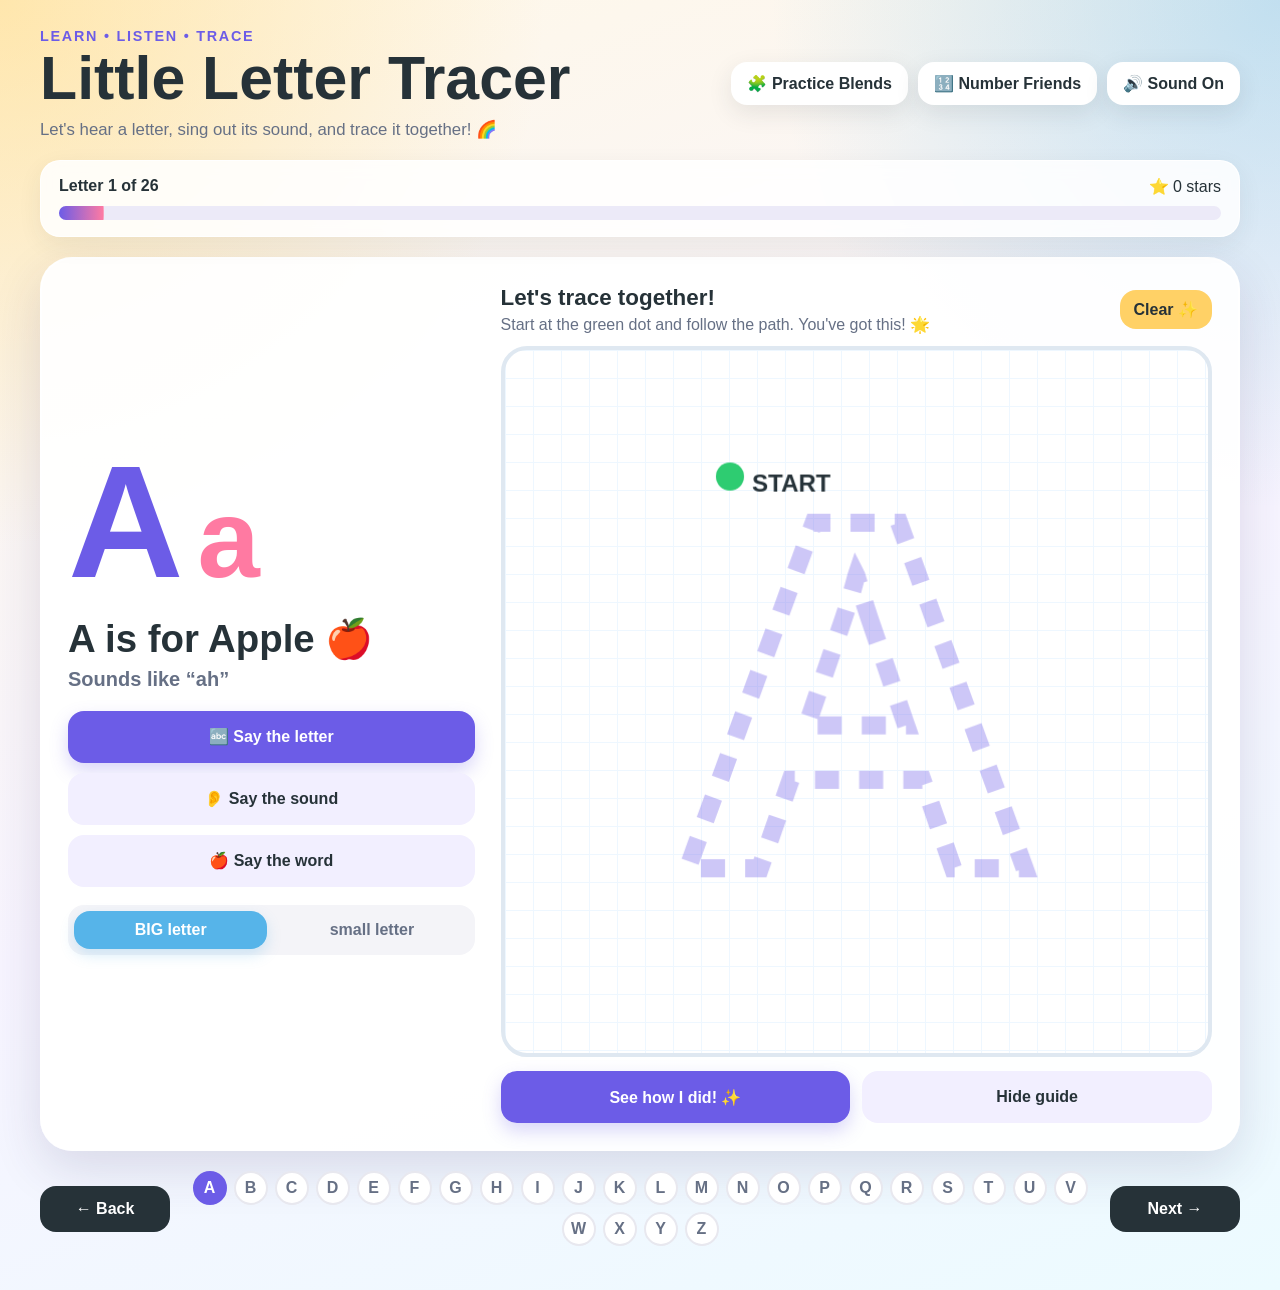
<file: index.html>
<!DOCTYPE html>
<html lang="en">
<head>
  <meta charset="UTF-8" />
  <meta name="viewport" content="width=device-width, initial-scale=1.0" />
  <meta name="theme-color" content="#fff8e7" />
  <title>Little Letter Tracer</title>
  <link rel="stylesheet" href="styles.css" />
</head>
<body>
  <main class="app-shell">
    <header class="hero">
      <div>
        <p class="eyebrow">Learn • Listen • Trace</p>
        <h1>Little Letter Tracer</h1>
        <p class="subtitle">Let's hear a letter, sing out its sound, and trace it together! 🌈</p>
      </div>
      <div class="hero-actions">
        <a class="icon-button" href="blends.html">🧩 Practice Blends</a>
        <a class="icon-button" href="math.html">🔢 Number Friends</a>
        <button id="soundToggle" class="icon-button" type="button" aria-label="Turn sound on or off" aria-pressed="true">
          🔊 Sound On
        </button>
      </div>
    </header>

    <section class="progress-panel" aria-label="Learning progress">
      <div class="progress-copy">
        <strong id="progressText">Letter 1 of 26</strong>
        <span id="starsText">⭐ 0 stars</span>
      </div>
      <div class="progress-track">
        <div id="progressBar" class="progress-bar"></div>
      </div>
    </section>

    <section class="letter-card">
      <div class="letter-info">
        <div class="letter-display" aria-live="polite">
          <span id="uppercaseLetter">A</span>
          <span id="lowercaseLetter">a</span>
        </div>

        <h2 id="letterTitle">A is for Apple</h2>
        <p id="phonicText" class="phonic-text">Sounds like “ah”</p>

        <div class="speech-actions">
          <button id="speakNameBtn" class="primary-button" type="button">
            🔤 Say the letter
          </button>
          <button id="speakSoundBtn" class="secondary-button" type="button">
            👂 Say the sound
          </button>
          <button id="speakWordBtn" class="secondary-button" type="button">
            🍎 Say the word
          </button>
        </div>

        <div class="case-switch" role="group" aria-label="Pick a BIG or small letter">
          <button id="uppercaseBtn" class="case-button active" type="button">BIG letter</button>
          <button id="lowercaseBtn" class="case-button" type="button">small letter</button>
        </div>
      </div>

      <div class="tracing-area">
        <div class="canvas-heading">
          <div>
            <h3>Let's trace together!</h3>
            <p>Start at the green dot and follow the path. You've got this! 🌟</p>
          </div>
          <button id="clearBtn" class="small-button" type="button">Clear ✨</button>
        </div>

        <div class="canvas-wrap">
          <canvas id="guideCanvas" width="700" height="700" aria-hidden="true" class="guide"></canvas>
          <canvas id="traceCanvas" width="700" height="700" aria-label="Letter tracing area" class="ink"></canvas>
          <div id="successMessage" class="success-message" aria-live="polite">
            Great tracing! ⭐
          </div>
        </div>

        <div class="trace-actions">
          <button id="checkBtn" class="primary-button" type="button">See how I did! ✨</button>
          <button id="showGuideBtn" class="secondary-button" type="button">Hide guide</button>
        </div>
      </div>
    </section>

    <nav class="navigation" aria-label="Letter navigation">
      <button id="previousBtn" class="nav-button" type="button">← Back</button>
      <div id="letterDots" class="letter-dots" aria-label="Choose a letter"></div>
      <button id="nextBtn" class="nav-button" type="button">Next →</button>
    </nav>
  </main>

  <script src="script.js"></script>
</body>
</html>
</file>
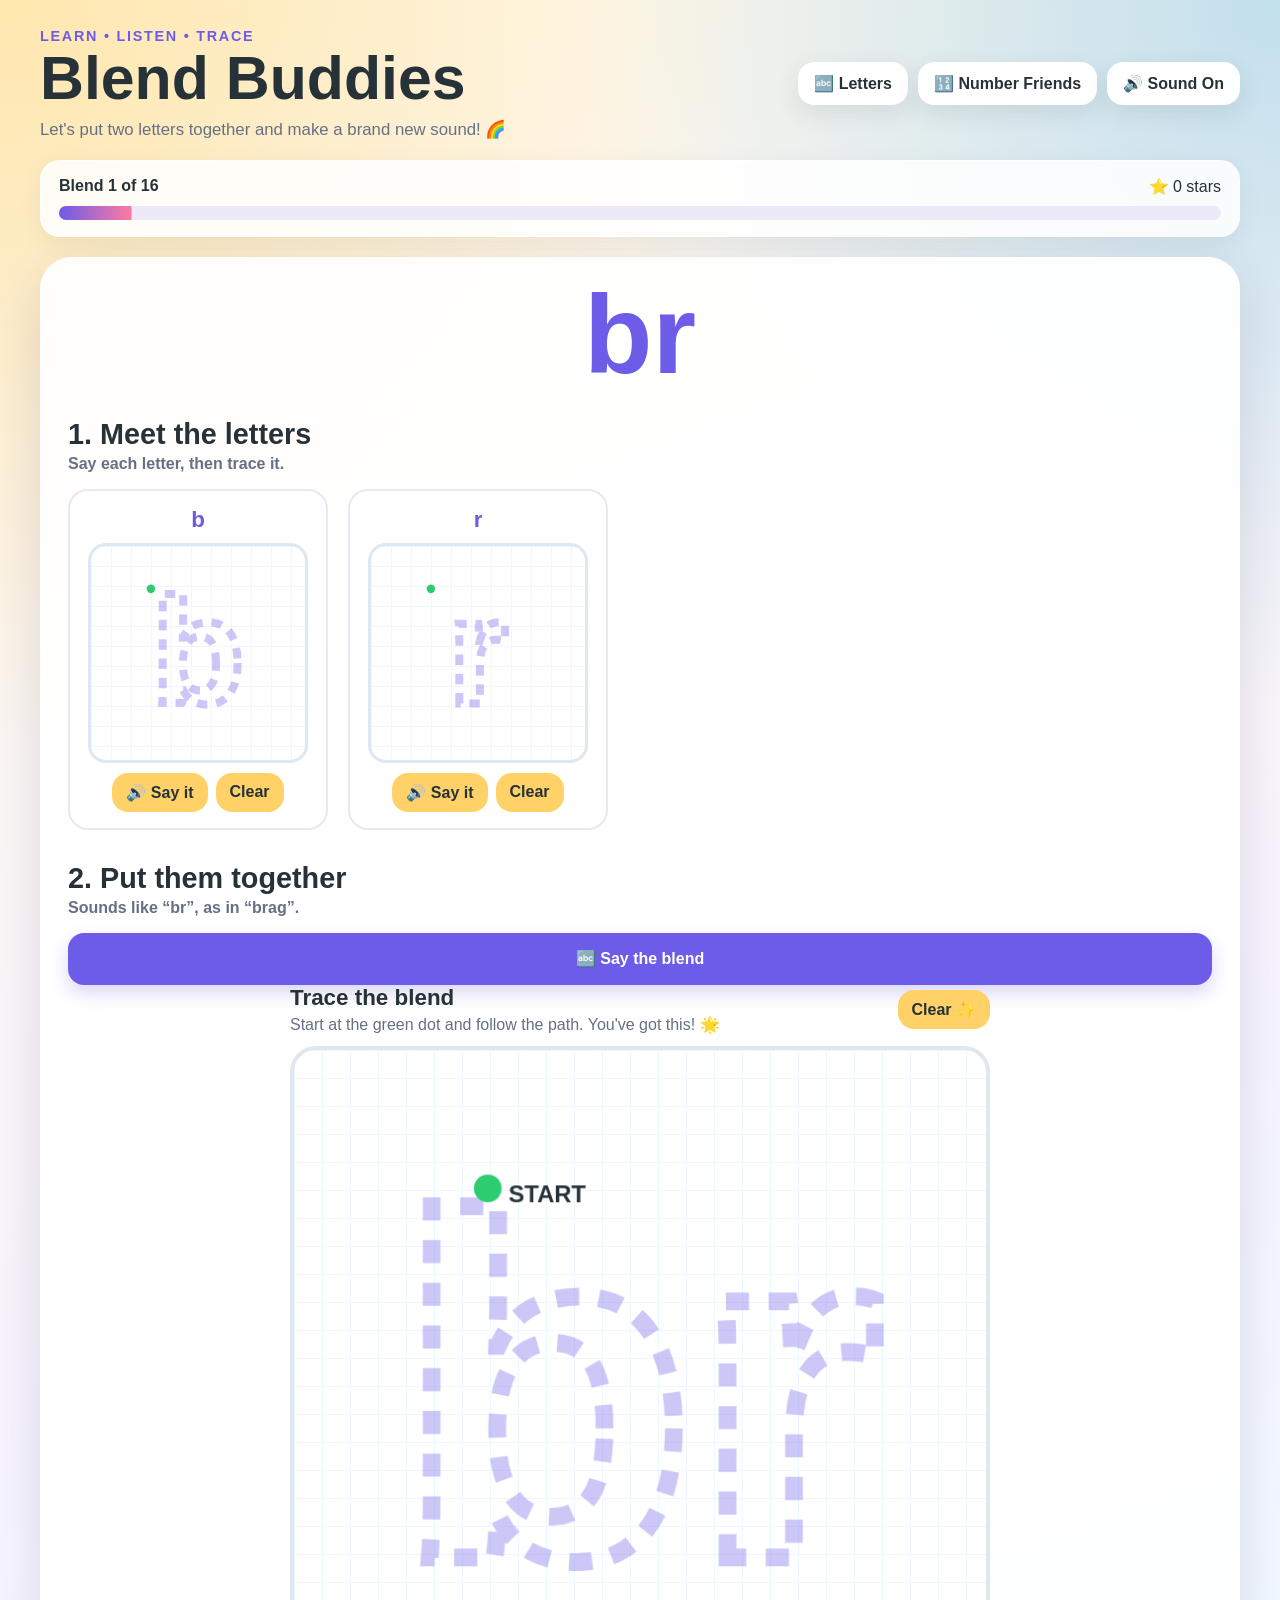
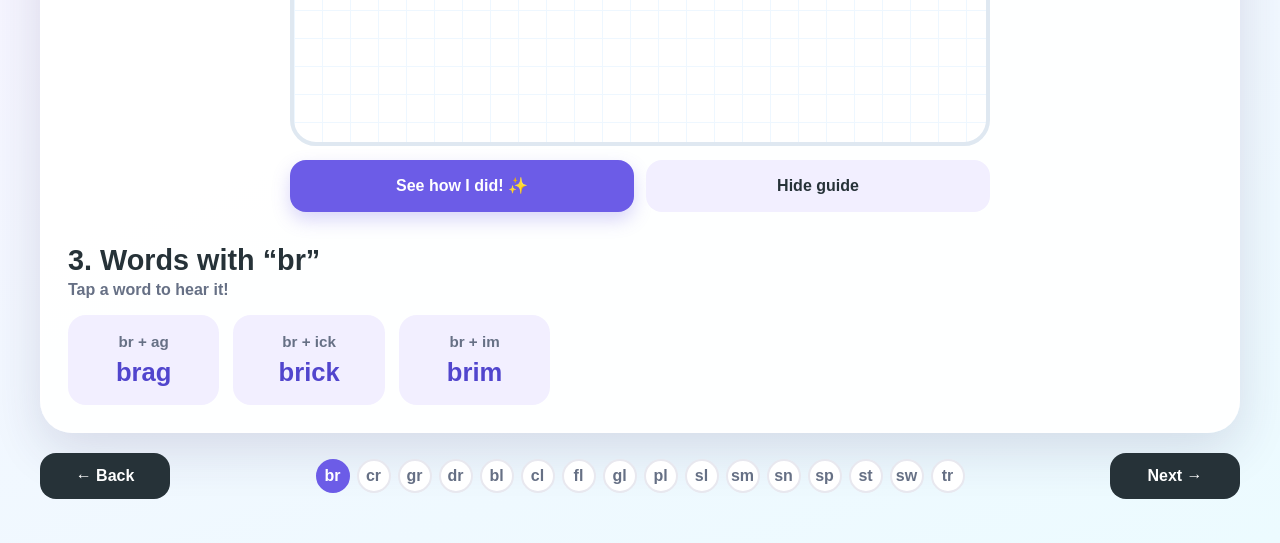
<file: blends.html>
<!DOCTYPE html>
<html lang="en">
<head>
  <meta charset="UTF-8" />
  <meta name="viewport" content="width=device-width, initial-scale=1.0" />
  <meta name="theme-color" content="#fff8e7" />
  <title>Blend Buddies</title>
  <link rel="stylesheet" href="styles.css" />
  <link rel="stylesheet" href="blends.css" />
</head>
<body>
  <main class="app-shell">
    <header class="hero">
      <div>
        <p class="eyebrow">Learn • Listen • Trace</p>
        <h1>Blend Buddies</h1>
        <p class="subtitle">Let's put two letters together and make a brand new sound! 🌈</p>
      </div>
      <div class="hero-actions">
        <a class="icon-button" href="index.html">🔤 Letters</a>
        <a class="icon-button" href="math.html">🔢 Number Friends</a>
        <button id="soundToggle" class="icon-button" type="button" aria-label="Turn sound on or off" aria-pressed="true">
          🔊 Sound On
        </button>
      </div>
    </header>

    <section class="progress-panel" aria-label="Learning progress">
      <div class="progress-copy">
        <strong id="progressText">Blend 1 of 16</strong>
        <span id="starsText">⭐ 0 stars</span>
      </div>
      <div class="progress-track">
        <div id="progressBar" class="progress-bar"></div>
      </div>
    </section>

    <section class="letter-card blend-card">
      <div class="blend-display" aria-live="polite">
        <span id="blendBig">br</span>
      </div>

      <div class="blend-step">
        <h2>1. Meet the letters</h2>
        <p class="step-hint">Say each letter, then trace it.</p>
        <div class="mini-trace-grid">
          <div class="mini-trace-card">
            <span class="mini-label" id="letter1Label">b</span>
            <div class="mini-canvas-wrap">
              <canvas id="letter1GuideCanvas" width="320" height="320" aria-hidden="true" class="guide"></canvas>
              <canvas id="letter1TraceCanvas" width="320" height="320" aria-label="Trace the first letter" class="ink"></canvas>
            </div>
            <div class="mini-actions">
              <button id="letter1SpeakBtn" class="small-button" type="button">🔊 Say it</button>
              <button id="letter1ClearBtn" class="small-button" type="button">Clear</button>
            </div>
          </div>

          <div class="mini-trace-card">
            <span class="mini-label" id="letter2Label">r</span>
            <div class="mini-canvas-wrap">
              <canvas id="letter2GuideCanvas" width="320" height="320" aria-hidden="true" class="guide"></canvas>
              <canvas id="letter2TraceCanvas" width="320" height="320" aria-label="Trace the second letter" class="ink"></canvas>
            </div>
            <div class="mini-actions">
              <button id="letter2SpeakBtn" class="small-button" type="button">🔊 Say it</button>
              <button id="letter2ClearBtn" class="small-button" type="button">Clear</button>
            </div>
          </div>
        </div>
      </div>

      <div class="blend-step">
        <h2>2. Put them together</h2>
        <p class="step-hint" id="blendPhonic">Sounds like “br”, as in “brag”.</p>
        <div class="speech-actions">
          <button id="speakBlendBtn" class="primary-button" type="button">🔤 Say the blend</button>
        </div>

        <div class="tracing-area">
          <div class="canvas-heading">
            <div>
              <h3>Trace the blend</h3>
              <p>Start at the green dot and follow the path. You've got this! 🌟</p>
            </div>
            <button id="clearBlendBtn" class="small-button" type="button">Clear ✨</button>
          </div>

          <div class="canvas-wrap">
            <canvas id="blendGuideCanvas" width="700" height="700" aria-hidden="true" class="guide"></canvas>
            <canvas id="blendTraceCanvas" width="700" height="700" aria-label="Blend tracing area" class="ink"></canvas>
            <div id="blendSuccessMessage" class="success-message" aria-live="polite">
              Great tracing! ⭐
            </div>
          </div>

          <div class="trace-actions">
            <button id="checkBlendBtn" class="primary-button" type="button">See how I did! ✨</button>
            <button id="showBlendGuideBtn" class="secondary-button" type="button">Hide guide</button>
          </div>
        </div>
      </div>

      <div class="blend-step">
        <h2 id="wordsHeading">3. Words with “br”</h2>
        <p class="step-hint">Tap a word to hear it!</p>
        <div class="word-grid" id="wordGrid"></div>
      </div>
    </section>

    <nav class="navigation" aria-label="Blend navigation">
      <button id="previousBtn" class="nav-button" type="button">← Back</button>
      <div id="blendDots" class="letter-dots" aria-label="Choose a blend"></div>
      <button id="nextBtn" class="nav-button" type="button">Next →</button>
    </nav>
  </main>

  <script src="blends.js"></script>
</body>
</html>
</file>
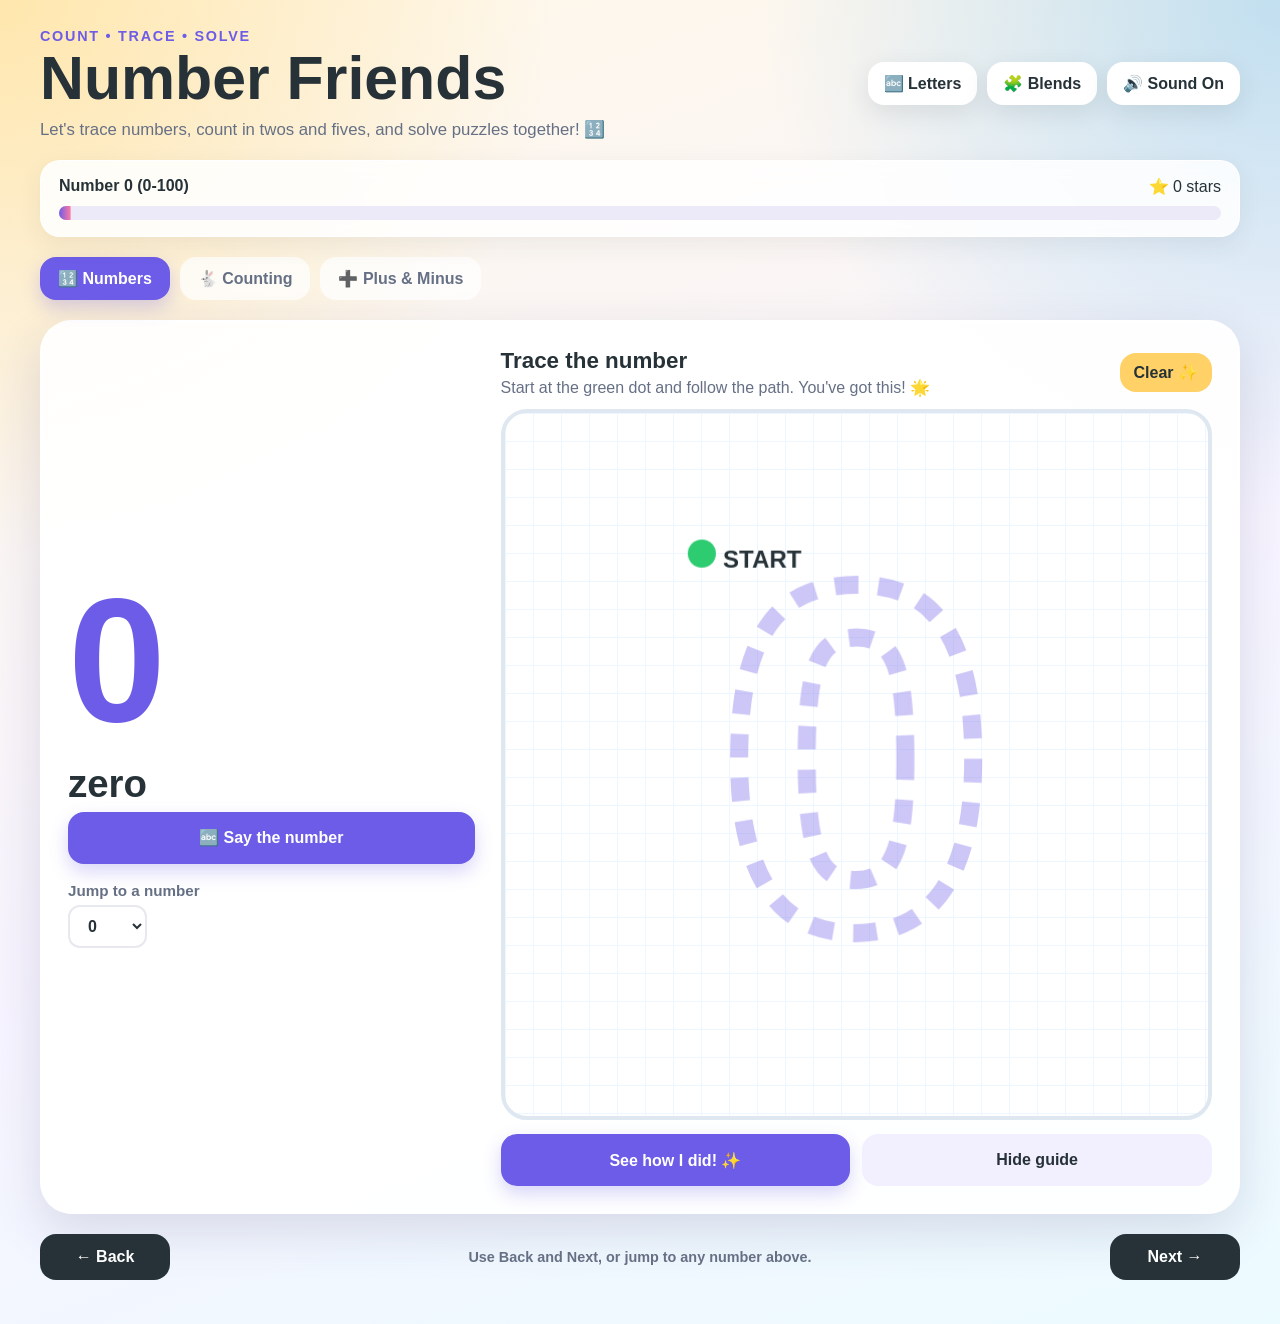
<file: math.html>
<!DOCTYPE html>
<html lang="en">
<head>
  <meta charset="UTF-8" />
  <meta name="viewport" content="width=device-width, initial-scale=1.0" />
  <meta name="theme-color" content="#fff8e7" />
  <title>Number Friends</title>
  <link rel="stylesheet" href="styles.css" />
  <link rel="stylesheet" href="math.css" />
</head>
<body>
  <main class="app-shell">
    <header class="hero">
      <div>
        <p class="eyebrow">Count • Trace • Solve</p>
        <h1>Number Friends</h1>
        <p class="subtitle">Let's trace numbers, count in twos and fives, and solve puzzles together! 🔢</p>
      </div>
      <div class="hero-actions">
        <a class="icon-button" href="index.html">🔤 Letters</a>
        <a class="icon-button" href="blends.html">🧩 Blends</a>
        <button id="soundToggle" class="icon-button" type="button" aria-label="Turn sound on or off" aria-pressed="true">
          🔊 Sound On
        </button>
      </div>
    </header>

    <section class="progress-panel" aria-label="Learning progress">
      <div class="progress-copy">
        <strong id="progressText">Number 0 (0-100)</strong>
        <span id="starsText">⭐ 0 stars</span>
      </div>
      <div class="progress-track">
        <div id="progressBar" class="progress-bar"></div>
      </div>
    </section>

    <nav class="math-tabs" aria-label="Choose an activity">
      <button id="tabNumbersBtn" class="math-tab active" type="button">🔢 Numbers</button>
      <button id="tabCountingBtn" class="math-tab" type="button">🐇 Counting</button>
      <button id="tabEquationsBtn" class="math-tab" type="button">➕ Plus &amp; Minus</button>
    </nav>

    <div id="numbersView" class="math-view">
      <section class="letter-card">
        <div class="letter-info">
          <div class="number-display" aria-live="polite">
            <span id="numberDisplay">0</span>
          </div>
          <h2 id="numberWord">zero</h2>
          <div class="speech-actions">
            <button id="speakNumberBtn" class="primary-button" type="button">🔤 Say the number</button>
          </div>
          <div class="number-jump">
            <label for="numberJumpSelect">Jump to a number</label>
            <select id="numberJumpSelect"></select>
          </div>
        </div>

        <div class="tracing-area">
          <div class="canvas-heading">
            <div>
              <h3>Trace the number</h3>
              <p>Start at the green dot and follow the path. You've got this! 🌟</p>
            </div>
            <button id="clearNumberBtn" class="small-button" type="button">Clear ✨</button>
          </div>

          <div class="canvas-wrap">
            <canvas id="numberGuideCanvas" width="700" height="700" aria-hidden="true" class="guide"></canvas>
            <canvas id="numberTraceCanvas" width="700" height="700" aria-label="Number tracing area" class="ink"></canvas>
            <div id="numberSuccessMessage" class="success-message" aria-live="polite">
              Great tracing! ⭐
            </div>
          </div>

          <div class="trace-actions">
            <button id="checkNumberBtn" class="primary-button" type="button">See how I did! ✨</button>
            <button id="showNumberGuideBtn" class="secondary-button" type="button">Hide guide</button>
          </div>
        </div>
      </section>

      <nav class="navigation" aria-label="Number navigation">
        <button id="numberPrevBtn" class="nav-button" type="button">← Back</button>
        <p class="nav-hint">Use Back and Next, or jump to any number above.</p>
        <button id="numberNextBtn" class="nav-button" type="button">Next →</button>
      </nav>
    </div>

    <div id="countingView" class="math-view" hidden>
      <section class="letter-card single-column">
        <div class="counting-heading">
          <h2 id="countingTitle">Count by 2s</h2>
          <p class="step-hint">Tap the number that comes next.</p>
        </div>
        <div class="counting-sequence" id="countingSequence"></div>
        <div class="answer-pad" id="countingAnswerPad"></div>
        <div id="countingSuccessMessage" class="success-message inline" aria-live="polite"></div>
      </section>

      <nav class="navigation" aria-label="Counting navigation">
        <button id="countingPrevBtn" class="nav-button" type="button">← Back</button>
        <div id="countingDots" class="letter-dots" aria-label="Choose a counting challenge"></div>
        <button id="countingNextBtn" class="nav-button" type="button">Next →</button>
      </nav>
    </div>

    <div id="equationsView" class="math-view" hidden>
      <section class="letter-card single-column">
        <div class="counting-heading">
          <h2>Make both sides equal</h2>
          <p class="step-hint">Tap the missing number.</p>
        </div>
        <div class="equation-display" id="equationDisplay"></div>
        <div class="answer-pad" id="equationAnswerPad"></div>
        <div id="equationSuccessMessage" class="success-message inline" aria-live="polite"></div>
      </section>

      <nav class="navigation" aria-label="Equation navigation">
        <button id="equationPrevBtn" class="nav-button" type="button">← Back</button>
        <div id="equationDots" class="letter-dots" aria-label="Choose an equation"></div>
        <button id="equationNextBtn" class="nav-button" type="button">Next →</button>
      </nav>
    </div>
  </main>

  <script src="math.js"></script>
</body>
</html>
</file>
<file: styles.css>
* {
  box-sizing: border-box;
}

:root {
  --ink: #263238;
  --muted: #667085;
  --cream: #fff8e7;
  --card: #ffffff;
  --purple: #6c5ce7;
  --purple-dark: #5145cd;
  --yellow: #ffd166;
  --green: #2ecc71;
  --pink: #ff7aa2;
  --blue: #56b4e9;
  --line: #e8e8ef;
  --shadow: 0 18px 50px rgba(51, 46, 90, 0.14);
  --ease-out: cubic-bezier(0.23, 1, 0.32, 1);
  --ease-in-out: cubic-bezier(0.77, 0, 0.175, 1);
}

body {
  margin: 0;
  min-height: 100vh;
  font-family: "Trebuchet MS", "Arial Rounded MT Bold", Arial, sans-serif;
  color: var(--ink);
  background:
    radial-gradient(circle at top left, rgba(255, 209, 102, 0.45), transparent 30%),
    radial-gradient(circle at top right, rgba(86, 180, 233, 0.35), transparent 28%),
    linear-gradient(160deg, #fff8e7 0%, #f7f4ff 55%, #ecfbff 100%);
}

button {
  font: inherit;
}

button:focus-visible {
  outline: 4px solid rgba(108, 92, 231, 0.25);
  outline-offset: 3px;
}

.app-shell {
  width: min(1200px, 94%);
  margin: 0 auto;
  padding: 28px 0 44px;
}

.hero {
  display: flex;
  justify-content: space-between;
  gap: 20px;
  align-items: center;
  margin-bottom: 20px;
}

.eyebrow {
  margin: 0 0 4px;
  color: var(--purple);
  font-size: 0.9rem;
  font-weight: 800;
  letter-spacing: 0.12em;
  text-transform: uppercase;
}

h1 {
  margin: 0;
  font-size: clamp(2rem, 5vw, 3.8rem);
  line-height: 1;
}

.subtitle {
  margin: 10px 0 0;
  color: var(--muted);
  font-size: 1.05rem;
}

.icon-button,
.primary-button,
.secondary-button,
.nav-button,
.small-button,
.case-button {
  border: 0;
  border-radius: 16px;
  cursor: pointer;
  font-weight: 800;
  transition: transform 150ms var(--ease-out), box-shadow 150ms var(--ease-out),
    background-color 150ms var(--ease-out), color 150ms var(--ease-out);
}

@media (hover: hover) and (pointer: fine) {
  .icon-button:hover,
  .primary-button:hover,
  .secondary-button:hover,
  .nav-button:hover,
  .small-button:hover,
  .case-button:hover {
    transform: translateY(-2px);
  }
}

.icon-button:active,
.primary-button:active,
.secondary-button:active,
.nav-button:active,
.small-button:active,
.case-button:active {
  transform: scale(0.97);
}

.icon-button {
  padding: 12px 16px;
  color: var(--ink);
  background: var(--card);
  box-shadow: 0 8px 24px rgba(38, 50, 56, 0.1);
  white-space: nowrap;
}

a.icon-button {
  display: inline-flex;
  align-items: center;
  text-decoration: none;
}

.hero-actions {
  display: flex;
  flex-wrap: wrap;
  gap: 10px;
}

.progress-panel {
  padding: 16px 18px;
  margin-bottom: 20px;
  background: rgba(255, 255, 255, 0.86);
  border: 1px solid rgba(255, 255, 255, 0.9);
  border-radius: 20px;
  box-shadow: 0 8px 24px rgba(38, 50, 56, 0.07);
  backdrop-filter: blur(8px);
}

.progress-copy {
  display: flex;
  justify-content: space-between;
  margin-bottom: 10px;
}

@keyframes pulse-pop {
  0% {
    transform: scale(1);
  }
  40% {
    transform: scale(1.3);
  }
  100% {
    transform: scale(1);
  }
}

.pulse-pop {
  display: inline-block;
  animation: pulse-pop 420ms var(--ease-out);
}

.progress-track {
  height: 14px;
  overflow: hidden;
  background: #eceaf8;
  border-radius: 999px;
}

.progress-bar {
  width: 100%;
  height: 100%;
  border-radius: inherit;
  background: linear-gradient(90deg, var(--purple), var(--pink));
  transform: scaleX(0.0385);
  transform-origin: left;
  transition: transform 300ms var(--ease-in-out);
}

.letter-card {
  display: grid;
  grid-template-columns: minmax(260px, 0.8fr) minmax(420px, 1.4fr);
  gap: 26px;
  padding: 26px;
  background: rgba(255, 255, 255, 0.93);
  border: 2px solid rgba(255, 255, 255, 0.96);
  border-radius: 32px;
  box-shadow: var(--shadow);
}

.letter-info {
  display: flex;
  flex-direction: column;
  justify-content: center;
}

.letter-display {
  display: flex;
  align-items: baseline;
  gap: 14px;
  margin-bottom: 8px;
  color: var(--purple);
}

.letter-display span:first-child {
  font-size: clamp(6rem, 15vw, 10rem);
  font-weight: 900;
  line-height: 0.85;
}

.letter-display span:last-child {
  font-size: clamp(4rem, 10vw, 7rem);
  color: var(--pink);
  font-weight: 900;
  line-height: 0.85;
}

h2 {
  margin: 18px 0 6px;
  font-size: clamp(1.6rem, 3vw, 2.5rem);
}

.phonic-text {
  margin: 0 0 20px;
  color: var(--muted);
  font-size: 1.25rem;
  font-weight: 700;
}

.speech-actions {
  display: grid;
  gap: 10px;
}

.primary-button,
.secondary-button {
  min-height: 52px;
  padding: 12px 16px;
}

.primary-button {
  color: white;
  background: var(--purple);
  box-shadow: 0 8px 18px rgba(108, 92, 231, 0.25);
}

.primary-button:hover {
  background: var(--purple-dark);
}

.secondary-button {
  color: var(--ink);
  background: #f2efff;
}

.case-switch {
  display: flex;
  gap: 8px;
  margin-top: 18px;
  padding: 6px;
  background: #f4f4f8;
  border-radius: 16px;
}

.case-button {
  flex: 1;
  padding: 10px;
  color: var(--muted);
  background: transparent;
}

.case-button.active {
  color: white;
  background: var(--blue);
  box-shadow: 0 6px 14px rgba(86, 180, 233, 0.25);
}

.tracing-area {
  min-width: 0;
}

.canvas-heading {
  display: flex;
  justify-content: space-between;
  align-items: center;
  gap: 16px;
  margin-bottom: 12px;
}

.canvas-heading h3 {
  margin: 0 0 4px;
  font-size: 1.4rem;
}

.canvas-heading p {
  margin: 0;
  color: var(--muted);
}

.small-button {
  padding: 10px 14px;
  color: var(--ink);
  background: var(--yellow);
}

.canvas-wrap {
  position: relative;
  width: 100%;
  aspect-ratio: 1;
  overflow: hidden;
  background:
    linear-gradient(#eef7ff 1px, transparent 1px),
    linear-gradient(90deg, #eef7ff 1px, transparent 1px),
    white;
  background-size: 28px 28px;
  border: 4px solid #dfe8f1;
  border-radius: 26px;
  touch-action: none;
}

canvas {
  display: block;
  width: 100%;
  height: 100%;
  cursor: crosshair;
  touch-action: none;
}

.guide,
.ink {
  position: absolute;
  inset: 0;
}

.guide {
  pointer-events: none;
  transition: opacity 200ms var(--ease-out);
}

.success-message {
  position: absolute;
  left: 50%;
  bottom: 18px;
  transform: translateX(-50%) translateY(20px);
  padding: 12px 20px;
  color: #174d2a;
  background: #d8f9e3;
  border: 2px solid #7de49d;
  border-radius: 999px;
  font-size: 1.1rem;
  font-weight: 900;
  opacity: 0;
  pointer-events: none;
  transition: opacity 250ms var(--ease-out), transform 250ms var(--ease-out);
}

.success-message.show {
  opacity: 1;
  transform: translateX(-50%) translateY(0);
}

.trace-actions {
  display: grid;
  grid-template-columns: 1fr 1fr;
  gap: 12px;
  margin-top: 14px;
}

.navigation {
  display: grid;
  grid-template-columns: auto 1fr auto;
  gap: 14px;
  align-items: center;
  margin-top: 20px;
}

.nav-button {
  min-width: 130px;
  padding: 14px 18px;
  color: white;
  background: #263238;
}

.letter-dots {
  display: flex;
  flex-wrap: wrap;
  justify-content: center;
  gap: 7px;
}

.letter-dot {
  width: 34px;
  height: 34px;
  padding: 0;
  color: var(--muted);
  background: white;
  border: 2px solid var(--line);
  border-radius: 50%;
  cursor: pointer;
  font-weight: 900;
  transition: color 150ms var(--ease-out), background-color 150ms var(--ease-out),
    border-color 150ms var(--ease-out), transform 150ms var(--ease-out);
}

@media (hover: hover) and (pointer: fine) {
  .letter-dot:hover {
    transform: translateY(-2px);
  }
}

.letter-dot:active {
  transform: scale(0.9);
}

.letter-dot.active {
  color: white;
  background: var(--purple);
  border-color: var(--purple);
}

.letter-dot.completed {
  border-color: var(--green);
  box-shadow: inset 0 0 0 3px rgba(46, 204, 113, 0.15);
}

@media (max-width: 900px) {
  .letter-card {
    grid-template-columns: 1fr;
  }

  .letter-info {
    text-align: center;
  }

  .letter-display {
    justify-content: center;
  }

  .speech-actions {
    grid-template-columns: repeat(3, 1fr);
  }
}

@media (max-width: 650px) {
  .app-shell {
    width: min(96%, 600px);
    padding-top: 18px;
  }

  .hero {
    align-items: flex-start;
    flex-direction: column;
  }

  .letter-card {
    padding: 16px;
    border-radius: 24px;
  }

  .speech-actions,
  .trace-actions {
    grid-template-columns: 1fr;
  }

  .navigation {
    grid-template-columns: 1fr 1fr;
  }

  .letter-dots {
    grid-column: 1 / -1;
    grid-row: 2;
  }

  .nav-button {
    min-width: 0;
  }

  .canvas-heading {
    align-items: flex-start;
  }
}

@media (prefers-reduced-motion: reduce) {
  .icon-button:hover,
  .primary-button:hover,
  .secondary-button:hover,
  .nav-button:hover,
  .small-button:hover,
  .case-button:hover,
  .letter-dot:hover,
  .icon-button:active,
  .primary-button:active,
  .secondary-button:active,
  .nav-button:active,
  .small-button:active,
  .case-button:active,
  .letter-dot:active {
    transform: none;
  }

  .progress-bar {
    transition: none;
  }

  .pulse-pop {
    animation: none;
  }
}
</file>
<file: blends.css>
.blend-card {
  display: flex;
  flex-direction: column;
  gap: 32px;
  grid-template-columns: none;
}

.blend-display {
  font-size: clamp(4rem, 12vw, 7rem);
  font-weight: 900;
  color: var(--purple);
  line-height: 0.9;
  text-align: center;
}

.blend-step h2 {
  margin: 0 0 4px;
  font-size: clamp(1.3rem, 2.6vw, 1.8rem);
  color: var(--ink);
}

.step-hint {
  margin: 0 0 16px;
  color: var(--muted);
  font-weight: 700;
}

.blend-card .tracing-area {
  max-width: 700px;
  width: 100%;
  margin: 0 auto;
}

.mini-trace-grid {
  display: grid;
  grid-template-columns: repeat(2, minmax(140px, 1fr));
  gap: 20px;
  max-width: 540px;
}

.mini-trace-card {
  display: flex;
  flex-direction: column;
  align-items: center;
  gap: 10px;
  padding: 16px;
  background: #fff;
  border: 2px solid var(--line);
  border-radius: 20px;
}

.mini-label {
  font-weight: 900;
  font-size: 1.4rem;
  color: var(--purple);
}

.mini-canvas-wrap {
  position: relative;
  width: 100%;
  max-width: 220px;
  aspect-ratio: 1;
  overflow: hidden;
  background:
    linear-gradient(#eef7ff 1px, transparent 1px),
    linear-gradient(90deg, #eef7ff 1px, transparent 1px),
    white;
  background-size: 20px 20px;
  border: 3px solid #dfe8f1;
  border-radius: 18px;
  touch-action: none;
}

.mini-canvas-wrap canvas {
  position: absolute;
  inset: 0;
  display: block;
  width: 100%;
  height: 100%;
  touch-action: none;
}

.mini-canvas-wrap canvas.guide {
  pointer-events: none;
}

.mini-canvas-wrap canvas.ink {
  cursor: crosshair;
}

.mini-actions {
  display: flex;
  gap: 8px;
}

.word-grid {
  display: grid;
  grid-template-columns: repeat(auto-fill, minmax(150px, 1fr));
  gap: 14px;
}

.word-card {
  display: flex;
  flex-direction: column;
  align-items: center;
  gap: 8px;
  padding: 16px;
  background: #f2efff;
  border: 2px solid transparent;
  border-radius: 18px;
  cursor: pointer;
  font: inherit;
  transition: transform 150ms var(--ease-out), border-color 150ms var(--ease-out);
}

@media (hover: hover) and (pointer: fine) {
  .word-card:hover {
    transform: translateY(-2px);
    border-color: var(--purple);
  }
}

.word-card:active {
  transform: scale(0.96);
}

@media (prefers-reduced-motion: reduce) {
  .word-card:hover,
  .word-card:active {
    transform: none;
  }
}

.word-formula {
  color: var(--muted);
  font-weight: 700;
  font-size: 0.95rem;
}

.word-text {
  font-size: 1.6rem;
  font-weight: 900;
  color: var(--purple-dark);
}

@media (max-width: 650px) {
  .mini-trace-grid {
    grid-template-columns: 1fr;
    max-width: 260px;
    margin: 0 auto;
  }
}
</file>
<file: math.css>
.math-tabs {
  display: flex;
  gap: 10px;
  margin-bottom: 20px;
  flex-wrap: wrap;
}

.math-tab {
  padding: 12px 18px;
  border: 0;
  border-radius: 16px;
  font-weight: 800;
  cursor: pointer;
  background: rgba(255, 255, 255, 0.75);
  color: var(--muted);
  transition: transform 150ms var(--ease-out), background-color 150ms var(--ease-out), color 150ms var(--ease-out);
}

.math-tab.active {
  background: var(--purple);
  color: white;
  box-shadow: 0 8px 18px rgba(108, 92, 231, 0.25);
}

@media (hover: hover) and (pointer: fine) {
  .math-tab:hover {
    transform: translateY(-2px);
  }
}

.math-tab:active {
  transform: scale(0.97);
}

.single-column {
  display: flex;
  flex-direction: column;
  align-items: center;
  text-align: center;
  gap: 8px;
  grid-template-columns: none;
}

.number-display {
  font-size: clamp(6rem, 18vw, 11rem);
  font-weight: 900;
  color: var(--purple);
  line-height: 0.85;
  margin-bottom: 8px;
}

.number-jump {
  margin-top: 18px;
  display: flex;
  flex-direction: column;
  gap: 6px;
  align-items: flex-start;
}

.number-jump label {
  font-weight: 700;
  color: var(--muted);
  font-size: 0.95rem;
}

.number-jump select {
  font: inherit;
  font-weight: 800;
  padding: 10px 14px;
  border-radius: 12px;
  border: 2px solid var(--line);
  background: white;
  color: var(--ink);
  cursor: pointer;
}

.nav-hint {
  margin: 0;
  text-align: center;
  color: var(--muted);
  font-weight: 700;
  font-size: 0.9rem;
}

.counting-heading h2 {
  margin: 0 0 4px;
}

.counting-sequence {
  display: flex;
  flex-wrap: wrap;
  justify-content: center;
  gap: 14px;
  margin: 10px 0 26px;
}

.count-chip {
  min-width: 70px;
  padding: 16px 10px;
  border-radius: 18px;
  background: #f2efff;
  color: var(--ink);
  font-size: 1.8rem;
  font-weight: 900;
  text-align: center;
}

.count-chip.blank {
  background: white;
  border: 3px dashed var(--purple);
  color: var(--purple);
}

.count-chip.filled {
  background: #d8f9e3;
  border: 3px solid #7de49d;
  color: #174d2a;
}

.equation-display {
  font-size: clamp(2.2rem, 6vw, 3.4rem);
  font-weight: 900;
  color: var(--ink);
  margin: 10px 0 26px;
  display: flex;
  align-items: center;
  justify-content: center;
  gap: 10px;
  flex-wrap: wrap;
}

.equation-blank {
  display: inline-flex;
  align-items: center;
  justify-content: center;
  min-width: 1.4em;
  padding: 0 0.2em;
  border-radius: 14px;
  border: 3px dashed var(--purple);
  color: var(--purple);
}

.equation-blank.filled {
  border-style: solid;
  border-color: #7de49d;
  background: #d8f9e3;
  color: #174d2a;
}

.answer-pad {
  display: flex;
  flex-wrap: wrap;
  justify-content: center;
  gap: 10px;
}

.answer-btn {
  min-width: 64px;
  min-height: 64px;
  padding: 10px;
  border: 0;
  border-radius: 16px;
  background: var(--blue);
  color: white;
  font-size: 1.5rem;
  font-weight: 900;
  font-family: inherit;
  cursor: pointer;
  transition: transform 150ms var(--ease-out), background-color 150ms var(--ease-out), opacity 150ms var(--ease-out);
}

@media (hover: hover) and (pointer: fine) {
  .answer-btn:hover {
    transform: translateY(-2px);
  }
}

.answer-btn:active {
  transform: scale(0.94);
}

.answer-btn.correct {
  background: var(--green);
}

.answer-btn.wrong {
  background: var(--pink);
  opacity: 0.6;
}

.answer-btn:disabled {
  cursor: default;
}

.success-message.inline {
  position: static;
  margin: 20px auto 0;
  max-width: 320px;
  transform: translateY(10px);
}

.success-message.inline.show {
  transform: translateY(0);
}

@media (prefers-reduced-motion: reduce) {
  .math-tab:hover,
  .math-tab:active,
  .answer-btn:hover,
  .answer-btn:active {
    transform: none;
  }
}

@media (max-width: 650px) {
  .math-tabs {
    justify-content: center;
  }
}
</file>
